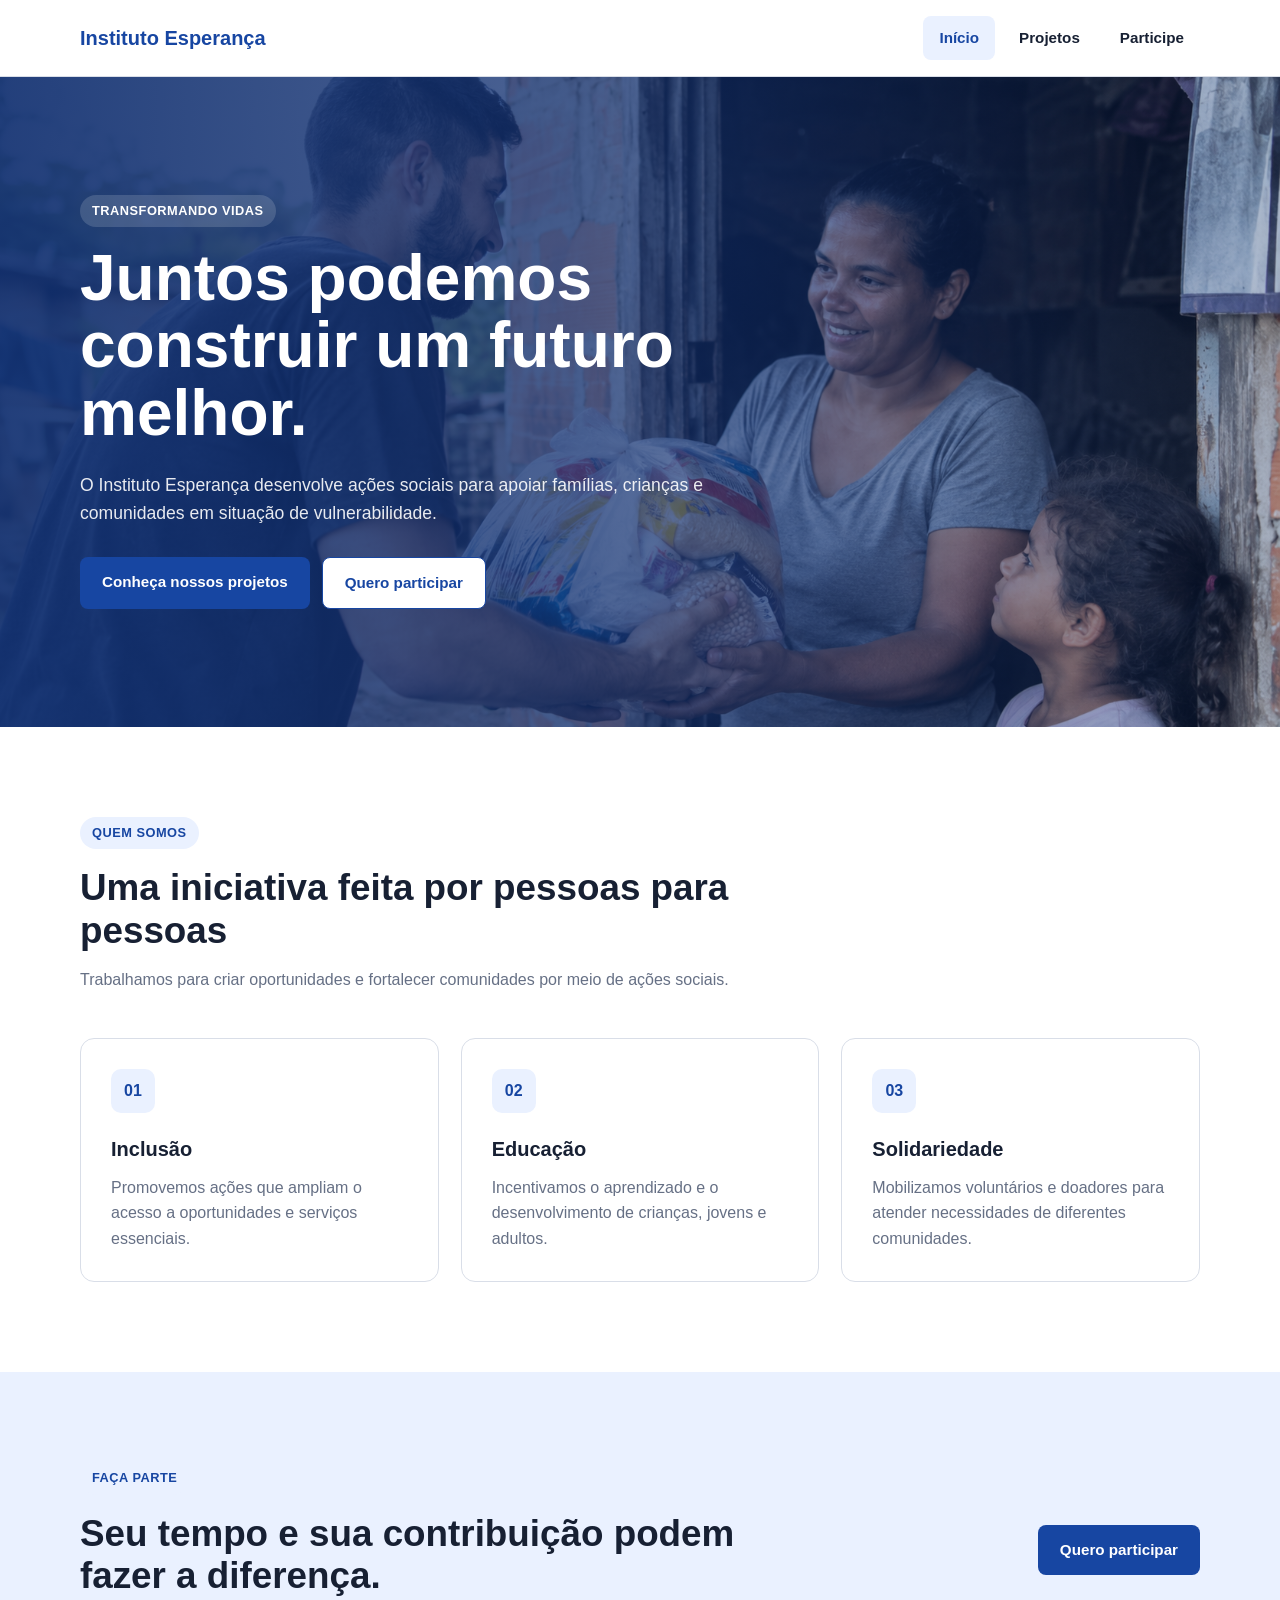
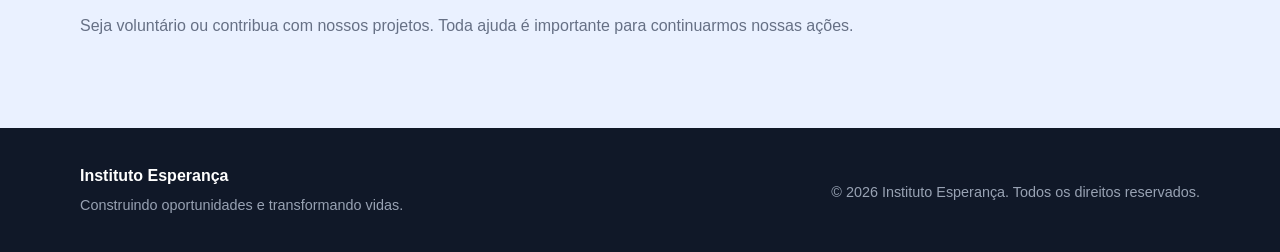
<file: html/index.html>
<!DOCTYPE html>
<html lang="pt-BR">

<head>
    <meta charset="UTF-8">
    <meta name="viewport" content="width=device-width, initial-scale=1.0">

    <meta
        name="description"
        content="Instituto Esperança - Organização dedicada a transformar vidas por meio de projetos sociais."
    >

    <title>Instituto Esperança | Início</title>

    <link rel="stylesheet" href="../css/style.css">
</head>

<body>

<header class="cabecalho">
    <div class="container">

        <a href="index.html" class="logo">
            Instituto Esperança
        </a>

        <nav aria-label="Navegação principal">
            <ul class="menu">

                <li>
                    <a
                        href="index.html"
                        class="ativo"
                        data-page="inicio"
                    >
                        Início
                    </a>
                </li>

                <li>
                    <a
                        href="projetos.html"
                        data-page="projetos"
                    >
                        Projetos
                    </a>
                </li>

                <li>
                    <a
                        href="cadastro.html"
                        data-page="cadastro"
                    >
                        Participe
                    </a>
                </li>

            </ul>
        </nav>

    </div>
</header>


<main id="conteudo">

    <section class="hero">

        <div class="hero-fundo">

            <picture>

                <source
                    srcset="../imagens/ong-banner.png"
                    type="image/png"
                >

                <img
                    src="../imagens/ong-banner.jpg"
                    alt="Pessoas reunidas em uma ação social do Instituto Esperança"
                >

            </picture>

        </div>

        <div class="hero-overlay"></div>

        <div class="container hero-conteudo">

            <div class="hero-texto">

                <span class="etiqueta">
                    Transformando vidas
                </span>

                <h1>
                    Juntos podemos construir um futuro melhor.
                </h1>

                <p>
                    O Instituto Esperança desenvolve ações sociais para apoiar
                    famílias, crianças e comunidades em situação de vulnerabilidade.
                </p>

                <div class="botoes">

                    <a
                        href="projetos.html"
                        class="botao"
                        data-page="projetos"
                    >
                        Conheça nossos projetos
                    </a>

                    <a
                        href="cadastro.html"
                        class="botao botao-secundario"
                        data-page="cadastro"
                    >
                        Quero participar
                    </a>

                </div>

            </div>

        </div>

    </section>


    <section class="secao">

        <div class="container">

            <header class="titulo-secao">

                <span class="etiqueta">
                    Quem somos
                </span>

                <h2>
                    Uma iniciativa feita por pessoas para pessoas
                </h2>

                <p>
                    Trabalhamos para criar oportunidades e fortalecer comunidades
                    por meio de ações sociais.
                </p>

            </header>


            <div class="cards">

                <article class="card">

                    <div class="icone">
                        01
                    </div>

                    <h3>
                        Inclusão
                    </h3>

                    <p>
                        Promovemos ações que ampliam o acesso a oportunidades
                        e serviços essenciais.
                    </p>

                </article>


                <article class="card">

                    <div class="icone">
                        02
                    </div>

                    <h3>
                        Educação
                    </h3>

                    <p>
                        Incentivamos o aprendizado e o desenvolvimento de
                        crianças, jovens e adultos.
                    </p>

                </article>


                <article class="card">

                    <div class="icone">
                        03
                    </div>

                    <h3>
                        Solidariedade
                    </h3>

                    <p>
                        Mobilizamos voluntários e doadores para atender
                        necessidades de diferentes comunidades.
                    </p>

                </article>

            </div>

        </div>

    </section>


    <section class="secao destaque">

        <div class="container destaque-conteudo">

            <div>

                <span class="etiqueta">
                    Faça parte
                </span>

                <h2>
                    Seu tempo e sua contribuição podem fazer a diferença.
                </h2>

                <p>
                    Seja voluntário ou contribua com nossos projetos.
                    Toda ajuda é importante para continuarmos nossas ações.
                </p>

            </div>

            <a
                href="cadastro.html"
                class="botao"
                data-page="cadastro"
            >
                Quero participar
            </a>

        </div>

    </section>

</main>


<footer class="rodape">

    <div class="container rodape-conteudo">

        <div>

            <strong>
                Instituto Esperança
            </strong>

            <p>
                Construindo oportunidades e transformando vidas.
            </p>

        </div>

        <p>
            &copy; 2026 Instituto Esperança. Todos os direitos reservados.
        </p>

    </div>

</footer>


<script src="../js/script.js"></script>

</body>
</html>
</file>
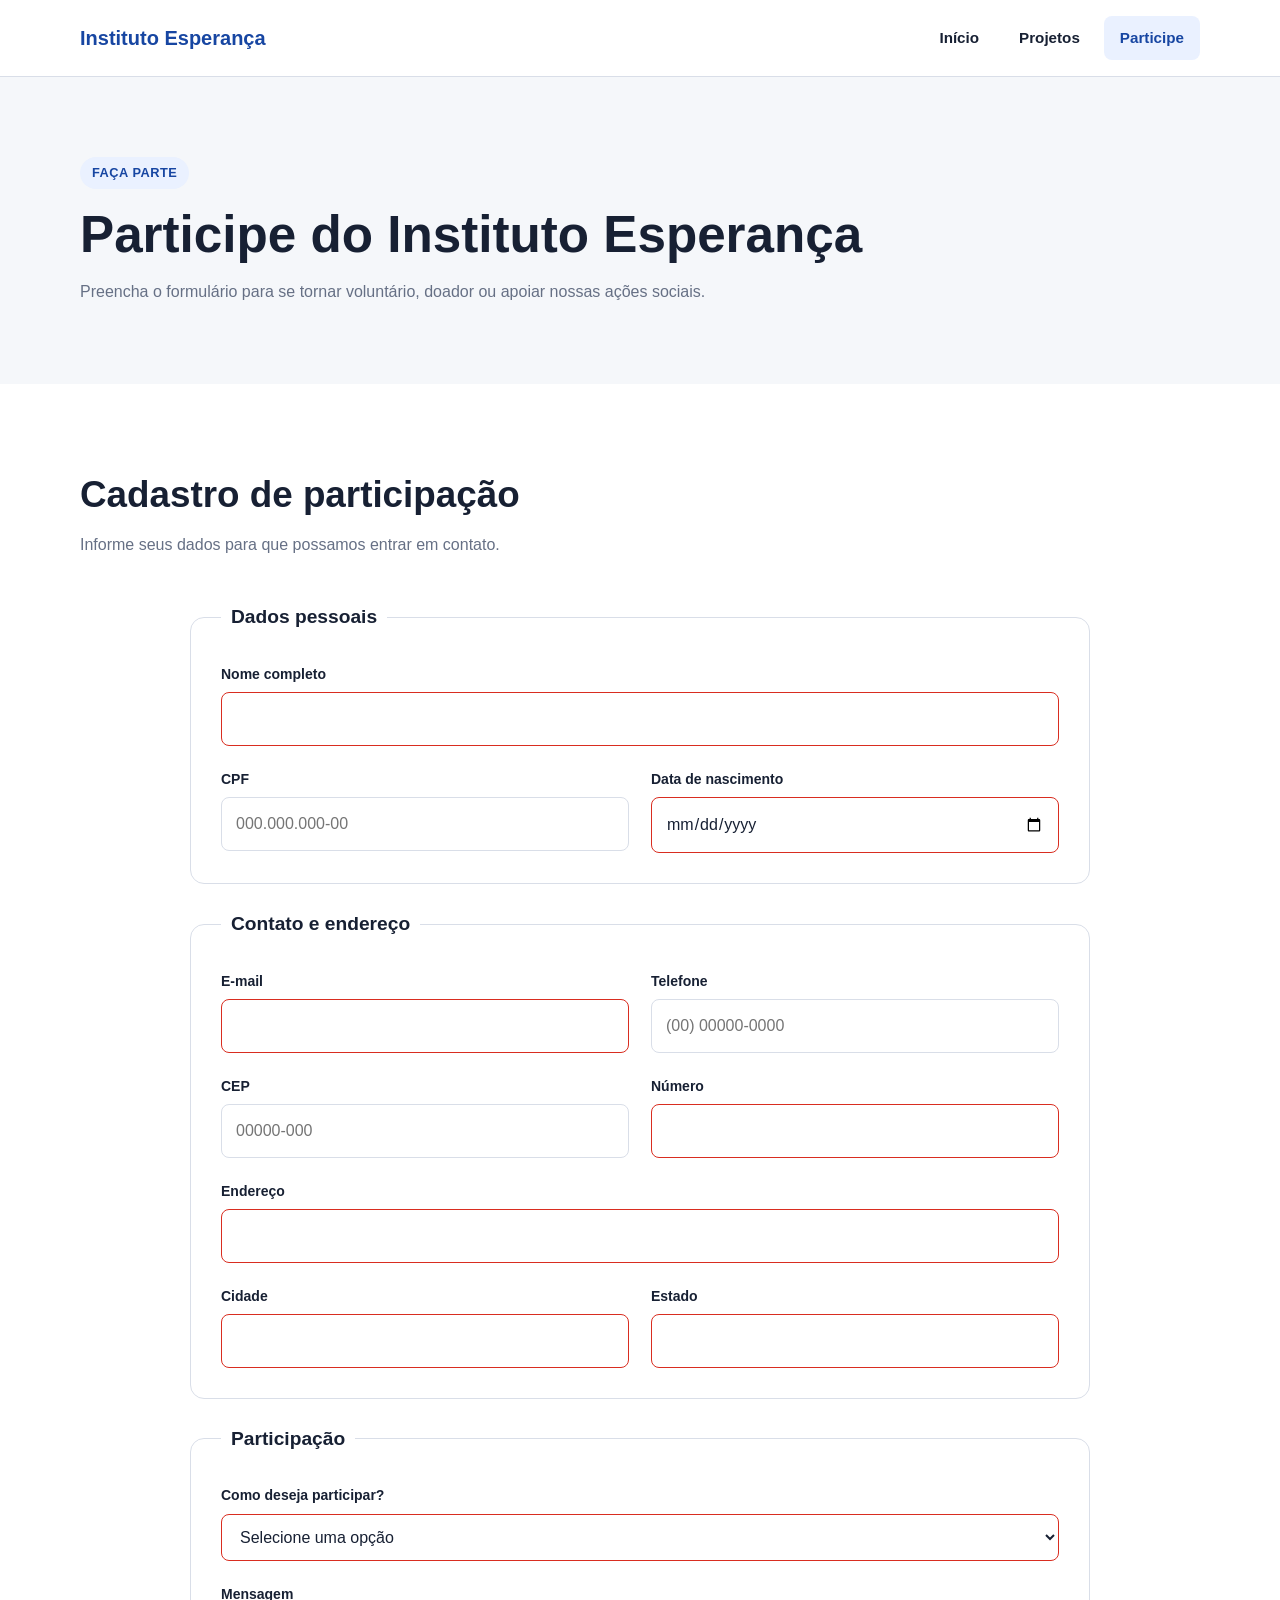
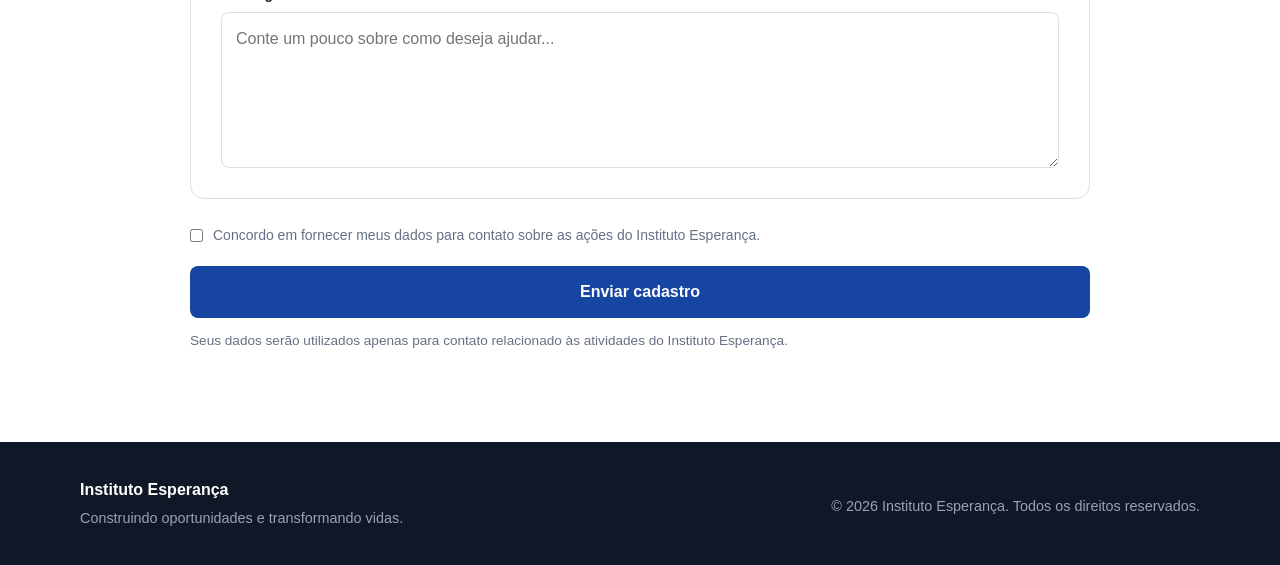
<file: cadastro.html>
<!DOCTYPE html>
<html lang="pt-BR">
<head>
    <meta charset="UTF-8">
    <meta name="viewport" content="width=device-width, initial-scale=1.0">
    <meta name="description" content="Cadastre-se para participar das ações do Instituto Esperança.">
    <title>Instituto Esperança | Participe</title>
    <link rel="stylesheet" href="css/style.css">
</head>

<body>

<header class="cabecalho">
    <div class="container">
        <a href="index.html" class="logo">Instituto Esperança</a>

        <nav aria-label="Navegação principal">
            <ul class="menu">
                <li><a href="index.html">Início</a></li>
                <li><a href="projetos.html">Projetos</a></li>
                <li><a href="cadastro.html" class="ativo">Participe</a></li>
            </ul>
        </nav>
    </div>
</header>

<main>

    <section class="pagina-topo">
        <div class="container">
            <span class="etiqueta">Faça parte</span>
            <h1>Participe do Instituto Esperança</h1>
            <p>
                Preencha o formulário para se tornar voluntário,
                doador ou apoiar nossas ações sociais.
            </p>
        </div>
    </section>

    <section class="secao">
        <div class="container">

            <header class="titulo-secao">
                <h2>Cadastro de participação</h2>
                <p>
                    Informe seus dados para que possamos entrar em contato.
                </p>
            </header>

            <form class="formulario" id="formulario">

                <fieldset>
                    <legend>Dados pessoais</legend>

                    <div class="campo-grupo">

                        <div class="campo campo-largo">
                            <label for="nome">Nome completo</label>
                            <input
                                type="text"
                                id="nome"
                                name="nome"
                                autocomplete="name"
                                required
                            >
                        </div>

                        <div class="campo">
                            <label for="cpf">CPF</label>
                            <input
                                type="text"
                                id="cpf"
                                name="cpf"
                                placeholder="000.000.000-00"
                                inputmode="numeric"
                                maxlength="14"
                                required
                            >
                        </div>

                        <div class="campo">
                            <label for="nascimento">Data de nascimento</label>
                            <input
                                type="date"
                                id="nascimento"
                                name="nascimento"
                                autocomplete="bday"
                                required
                            >
                        </div>

                    </div>
                </fieldset>

                <fieldset>
                    <legend>Contato e endereço</legend>

                    <div class="campo-grupo">

                        <div class="campo">
                            <label for="email">E-mail</label>
                            <input
                                type="email"
                                id="email"
                                name="email"
                                autocomplete="email"
                                required
                            >
                        </div>

                        <div class="campo">
                            <label for="telefone">Telefone</label>
                            <input
                                type="tel"
                                id="telefone"
                                name="telefone"
                                placeholder="(00) 00000-0000"
                                autocomplete="tel"
                                inputmode="numeric"
                                maxlength="15"
                                required
                            >
                        </div>

                        <div class="campo">
                            <label for="cep">CEP</label>
                            <input
                                type="text"
                                id="cep"
                                name="cep"
                                placeholder="00000-000"
                                autocomplete="postal-code"
                                inputmode="numeric"
                                maxlength="9"
                                required
                            >
                        </div>

                        <div class="campo">
                            <label for="numero">Número</label>
                            <input
                                type="text"
                                id="numero"
                                name="numero"
                                autocomplete="address-line2"
                                required
                            >
                        </div>

                        <div class="campo campo-largo">
                            <label for="endereco">Endereço</label>
                            <input
                                type="text"
                                id="endereco"
                                name="endereco"
                                autocomplete="address-line1"
                                required
                            >
                        </div>

                        <div class="campo">
                            <label for="cidade">Cidade</label>
                            <input
                                type="text"
                                id="cidade"
                                name="cidade"
                                autocomplete="address-level2"
                                required
                            >
                        </div>

                        <div class="campo">
                            <label for="estado">Estado</label>
                            <input
                                type="text"
                                id="estado"
                                name="estado"
                                autocomplete="address-level1"
                                required
                            >
                        </div>

                    </div>
                </fieldset>

                <fieldset>
                    <legend>Participação</legend>

                    <div class="campo-grupo">

                        <div class="campo campo-largo">
                            <label for="participacao">Como deseja participar?</label>

                            <select
                                id="participacao"
                                name="participacao"
                                required
                            >
                                <option value="">Selecione uma opção</option>
                                <option value="voluntario">Voluntário</option>
                                <option value="doador">Doador</option>
                                <option value="ambos">Voluntário e doador</option>
                            </select>
                        </div>

                        <div class="campo campo-largo">
                            <label for="mensagem">Mensagem</label>

                            <textarea
                                id="mensagem"
                                name="mensagem"
                                rows="5"
                                placeholder="Conte um pouco sobre como deseja ajudar..."
                            ></textarea>
                        </div>

                    </div>
                </fieldset>

                <div class="termos">
                    <label>
                        <input
                            type="checkbox"
                            id="termos"
                            name="termos"
                            required
                        >
                        <span>
                            Concordo em fornecer meus dados para contato
                            sobre as ações do Instituto Esperança.
                        </span>
                    </label>
                </div>

                <button type="submit" class="botao botao-submit">
                    Enviar cadastro
                </button>

                <p class="observacao">
                    Seus dados serão utilizados apenas para contato relacionado
                    às atividades do Instituto Esperança.
                </p>

                <div
                    id="mensagem-sucesso"
                    class="mensagem-sucesso"
                    role="status"
                    aria-live="polite"
                ></div>

            </form>

        </div>
    </section>

</main>

<footer class="rodape">
    <div class="container rodape-conteudo">

        <div>
            <strong>Instituto Esperança</strong>
            <p>Construindo oportunidades e transformando vidas.</p>
        </div>

        <p>
            &copy; 2026 Instituto Esperança.
            Todos os direitos reservados.
        </p>

    </div>
</footer>

<!-- TOAST -->
<div
    id="toast"
    class="toast"
    role="status"
    aria-live="polite"
>
    Cadastro realizado com sucesso!
</div>

<script src="js/script.js"></script>

</body>
</html>
</file>
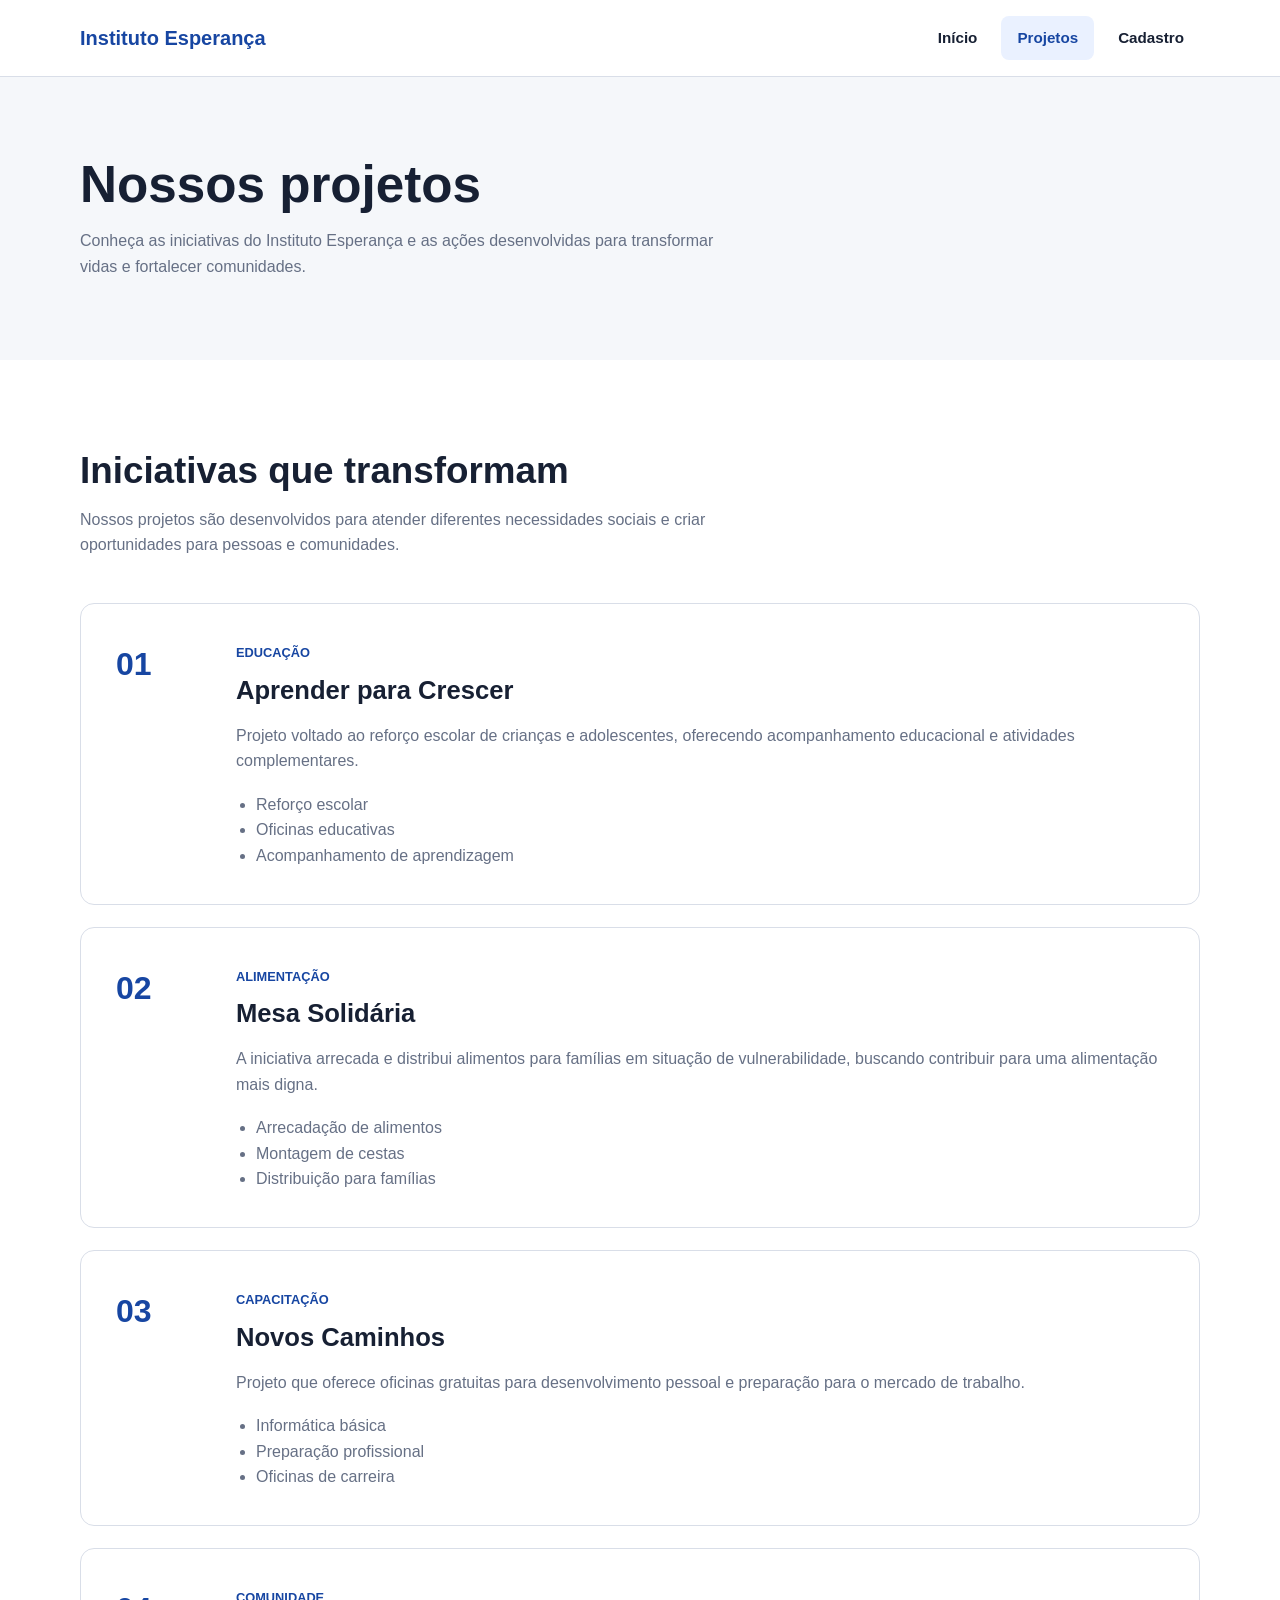
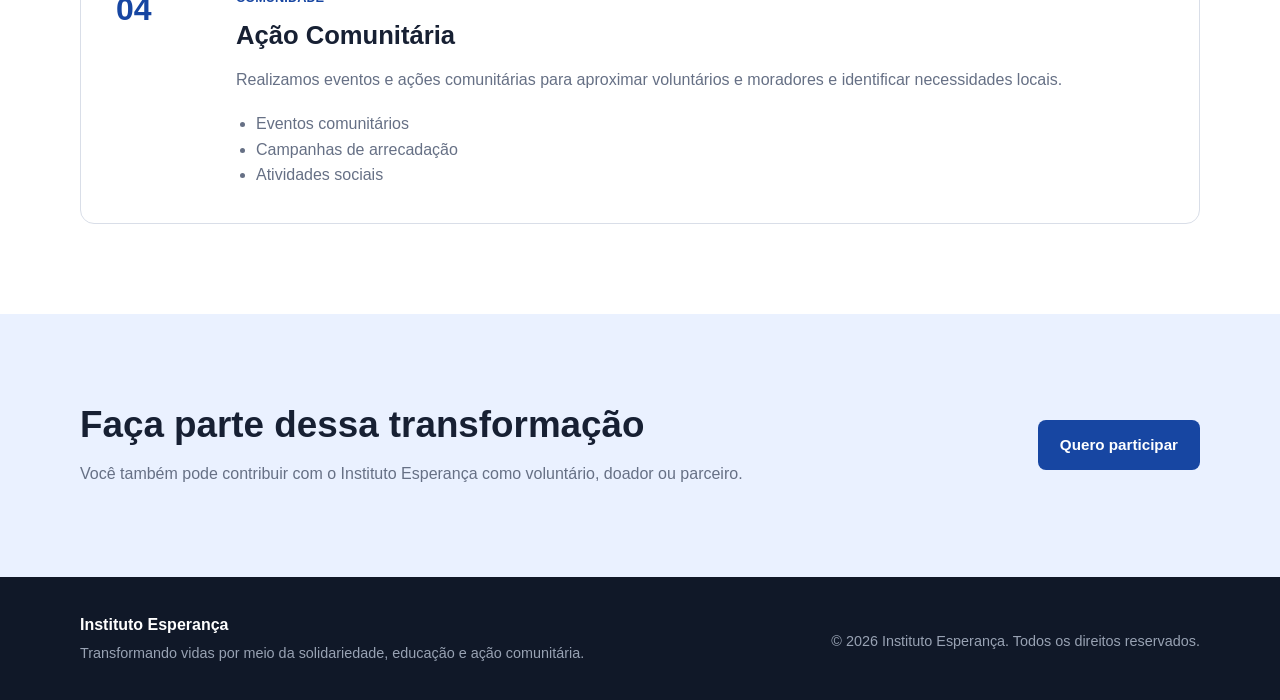
<file: projetos.html>
<!DOCTYPE html>
<html lang="pt-BR">

<head>
    <meta charset="UTF-8">
    <meta name="viewport" content="width=device-width, initial-scale=1.0">

    <meta
        name="description"
        content="Conheça os projetos e iniciativas sociais do Instituto Esperança."
    >

    <title>Projetos | Instituto Esperança</title>

    <link rel="stylesheet" href="css/style.css">
</head>

<body>

    <header class="cabecalho">

        <div class="container">

            <a href="index.html" class="logo">
                Instituto Esperança
            </a>

            <nav aria-label="Navegação principal">

                <ul class="menu">

                    <li>
                        <a href="index.html">
                            Início
                        </a>
                    </li>

                    <li>
                        <a href="projetos.html" class="ativo" aria-current="page">
                            Projetos
                        </a>
                    </li>

                    <li>
                        <a href="cadastro.html">
                            Cadastro
                        </a>
                    </li>

                </ul>

            </nav>

        </div>

    </header>


    <main>

        <section class="pagina-topo">

            <div class="container">

                <h1>
                    Nossos projetos
                </h1>

                <p>
                    Conheça as iniciativas do Instituto Esperança
                    e as ações desenvolvidas para transformar vidas
                    e fortalecer comunidades.
                </p>

            </div>

        </section>


        <section class="secao">

            <div class="container">

                <div class="titulo-secao">

                    <h2>
                        Iniciativas que transformam
                    </h2>

                    <p>
                        Nossos projetos são desenvolvidos para atender
                        diferentes necessidades sociais e criar
                        oportunidades para pessoas e comunidades.
                    </p>

                </div>


                <div class="projetos">


                    <article class="projeto-card">

                        <div class="projeto-numero">
                            01
                        </div>

                        <div>

                            <span class="categoria">
                                Educação
                            </span>

                            <h2>
                                Aprender para Crescer
                            </h2>

                            <p>
                                Projeto voltado ao reforço escolar de
                                crianças e adolescentes, oferecendo
                                acompanhamento educacional e atividades
                                complementares.
                            </p>

                            <ul class="lista">

                                <li>
                                    Reforço escolar
                                </li>

                                <li>
                                    Oficinas educativas
                                </li>

                                <li>
                                    Acompanhamento de aprendizagem
                                </li>

                            </ul>

                        </div>

                    </article>


                    <article class="projeto-card">

                        <div class="projeto-numero">
                            02
                        </div>

                        <div>

                            <span class="categoria">
                                Alimentação
                            </span>

                            <h2>
                                Mesa Solidária
                            </h2>

                            <p>
                                A iniciativa arrecada e distribui alimentos
                                para famílias em situação de vulnerabilidade,
                                buscando contribuir para uma alimentação
                                mais digna.
                            </p>

                            <ul class="lista">

                                <li>
                                    Arrecadação de alimentos
                                </li>

                                <li>
                                    Montagem de cestas
                                </li>

                                <li>
                                    Distribuição para famílias
                                </li>

                            </ul>

                        </div>

                    </article>


                    <article class="projeto-card">

                        <div class="projeto-numero">
                            03
                        </div>

                        <div>

                            <span class="categoria">
                                Capacitação
                            </span>

                            <h2>
                                Novos Caminhos
                            </h2>

                            <p>
                                Projeto que oferece oficinas gratuitas
                                para desenvolvimento pessoal e preparação
                                para o mercado de trabalho.
                            </p>

                            <ul class="lista">

                                <li>
                                    Informática básica
                                </li>

                                <li>
                                    Preparação profissional
                                </li>

                                <li>
                                    Oficinas de carreira
                                </li>

                            </ul>

                        </div>

                    </article>


                    <article class="projeto-card">

                        <div class="projeto-numero">
                            04
                        </div>

                        <div>

                            <span class="categoria">
                                Comunidade
                            </span>

                            <h2>
                                Ação Comunitária
                            </h2>

                            <p>
                                Realizamos eventos e ações comunitárias
                                para aproximar voluntários e moradores
                                e identificar necessidades locais.
                            </p>

                            <ul class="lista">

                                <li>
                                    Eventos comunitários
                                </li>

                                <li>
                                    Campanhas de arrecadação
                                </li>

                                <li>
                                    Atividades sociais
                                </li>

                            </ul>

                        </div>

                    </article>


                </div>

            </div>

        </section>


        <section class="secao destaque">

            <div class="container destaque-conteudo">

                <div>

                    <h2>
                        Faça parte dessa transformação
                    </h2>

                    <p>
                        Você também pode contribuir com o Instituto
                        Esperança como voluntário, doador ou parceiro.
                    </p>

                </div>

                <a href="cadastro.html" class="botao">
                    Quero participar
                </a>

            </div>

        </section>

    </main>


    <footer class="rodape">

        <div class="container rodape-conteudo">

            <div>

                <strong>
                    Instituto Esperança
                </strong>

                <p>
                    Transformando vidas por meio da solidariedade,
                    educação e ação comunitária.
                </p>

            </div>

            <p>
                &copy; 2026 Instituto Esperança. Todos os direitos reservados.
            </p>

        </div>

    </footer>

</body>
</html>
</file>
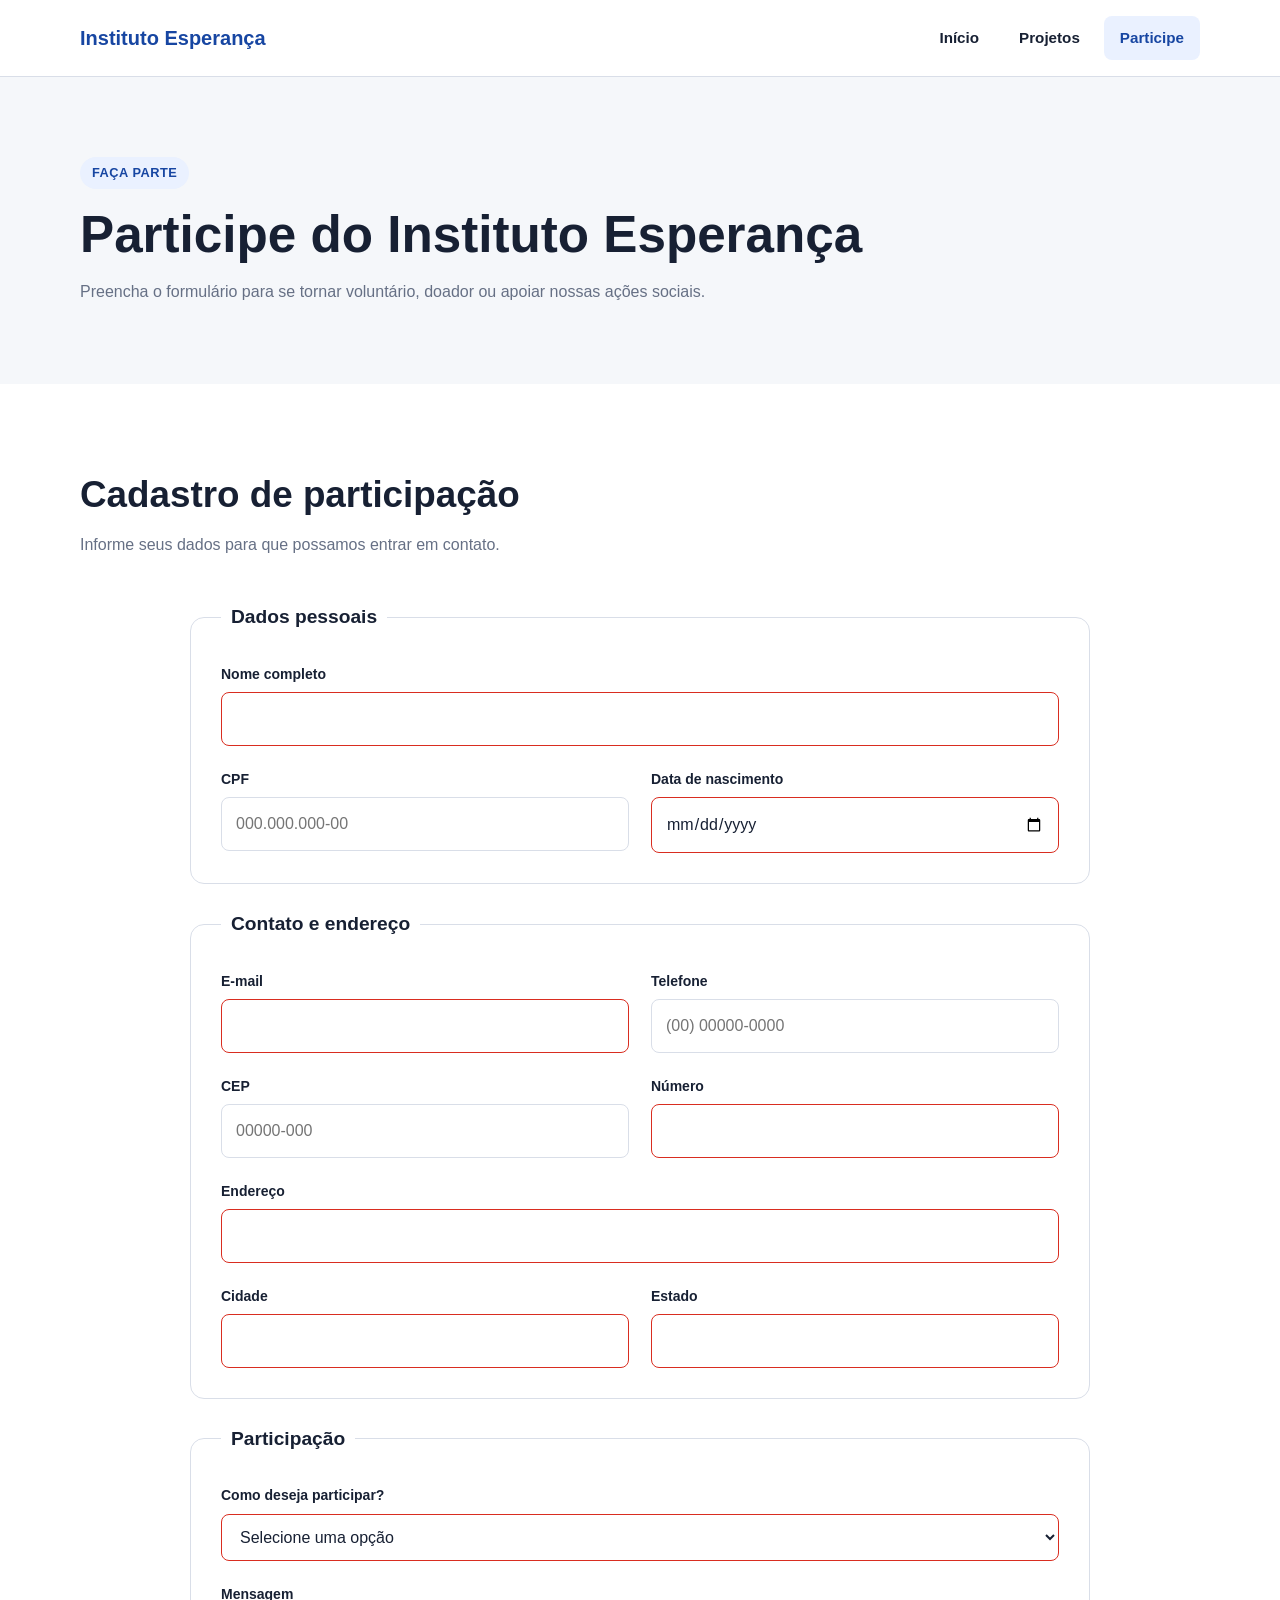
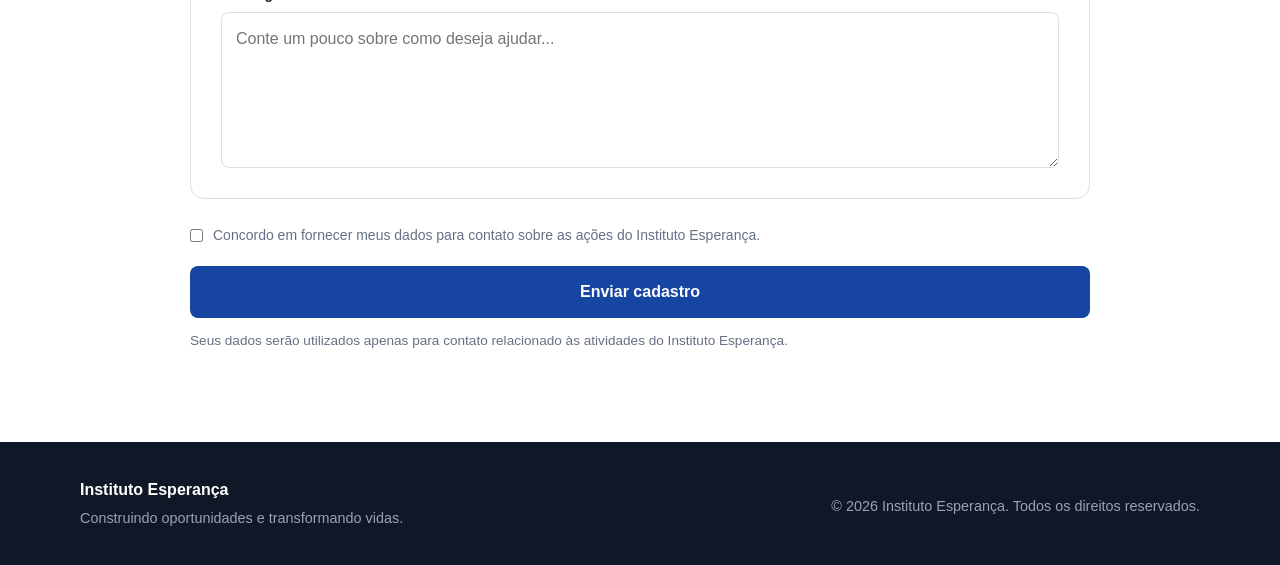
<file: html/cadastro.html>
<!DOCTYPE html>
<html lang="pt-BR">

<head>
    <meta charset="UTF-8">
    <meta name="viewport" content="width=device-width, initial-scale=1.0">

    <meta
        name="description"
        content="Cadastre-se para participar das ações do Instituto Esperança."
    >

    <title>Instituto Esperança | Participe</title>

    <link rel="stylesheet" href="../css/style.css">
</head>

<body>

<header class="cabecalho">

    <div class="container">

        <a href="index.html" class="logo">
            Instituto Esperança
        </a>

        <nav aria-label="Navegação principal">

            <ul class="menu">

                <li>
                    <a href="index.html">
                        Início
                    </a>
                </li>

                <li>
                    <a href="projetos.html">
                        Projetos
                    </a>
                </li>

                <li>
                    <a href="cadastro.html" class="ativo" aria-current="page">
                        Participe
                    </a>
                </li>

            </ul>

        </nav>

    </div>

</header>


<main>

    <section class="pagina-topo">

        <div class="container">

            <span class="etiqueta">
                Faça parte
            </span>

            <h1>
                Participe do Instituto Esperança
            </h1>

            <p>
                Preencha o formulário para se tornar voluntário,
                doador ou apoiar nossas ações sociais.
            </p>

        </div>

    </section>


    <section class="secao">

        <div class="container">

            <header class="titulo-secao">

                <h2>
                    Cadastro de participação
                </h2>

                <p>
                    Informe seus dados para que possamos entrar em contato.
                </p>

            </header>


            <form class="formulario" id="formulario">

                <fieldset>

                    <legend>
                        Dados pessoais
                    </legend>

                    <div class="campo-grupo">

                        <div class="campo campo-largo">

                            <label for="nome">
                                Nome completo
                            </label>

                            <input
                                type="text"
                                id="nome"
                                name="nome"
                                autocomplete="name"
                                required
                            >

                        </div>


                        <div class="campo">

                            <label for="cpf">
                                CPF
                            </label>

                            <input
                                type="text"
                                id="cpf"
                                name="cpf"
                                placeholder="000.000.000-00"
                                inputmode="numeric"
                                maxlength="14"
                                required
                            >

                        </div>


                        <div class="campo">

                            <label for="nascimento">
                                Data de nascimento
                            </label>

                            <input
                                type="date"
                                id="nascimento"
                                name="nascimento"
                                autocomplete="bday"
                                required
                            >

                        </div>

                    </div>

                </fieldset>


                <fieldset>

                    <legend>
                        Contato e endereço
                    </legend>

                    <div class="campo-grupo">

                        <div class="campo">

                            <label for="email">
                                E-mail
                            </label>

                            <input
                                type="email"
                                id="email"
                                name="email"
                                autocomplete="email"
                                required
                            >

                        </div>


                        <div class="campo">

                            <label for="telefone">
                                Telefone
                            </label>

                            <input
                                type="tel"
                                id="telefone"
                                name="telefone"
                                placeholder="(00) 00000-0000"
                                autocomplete="tel"
                                inputmode="numeric"
                                maxlength="15"
                                required
                            >

                        </div>


                        <div class="campo">

                            <label for="cep">
                                CEP
                            </label>

                            <input
                                type="text"
                                id="cep"
                                name="cep"
                                placeholder="00000-000"
                                autocomplete="postal-code"
                                inputmode="numeric"
                                maxlength="9"
                                required
                            >

                        </div>


                        <div class="campo">

                            <label for="numero">
                                Número
                            </label>

                            <input
                                type="text"
                                id="numero"
                                name="numero"
                                autocomplete="address-line2"
                                required
                            >

                        </div>


                        <div class="campo campo-largo">

                            <label for="endereco">
                                Endereço
                            </label>

                            <input
                                type="text"
                                id="endereco"
                                name="endereco"
                                autocomplete="address-line1"
                                required
                            >

                        </div>


                        <div class="campo">

                            <label for="cidade">
                                Cidade
                            </label>

                            <input
                                type="text"
                                id="cidade"
                                name="cidade"
                                autocomplete="address-level2"
                                required
                            >

                        </div>


                        <div class="campo">

                            <label for="estado">
                                Estado
                            </label>

                            <input
                                type="text"
                                id="estado"
                                name="estado"
                                autocomplete="address-level1"
                                required
                            >

                        </div>

                    </div>

                </fieldset>


                <fieldset>

                    <legend>
                        Participação
                    </legend>

                    <div class="campo-grupo">

                        <div class="campo campo-largo">

                            <label for="participacao">
                                Como deseja participar?
                            </label>

                            <select
                                id="participacao"
                                name="participacao"
                                required
                            >

                                <option value="">
                                    Selecione uma opção
                                </option>

                                <option value="voluntario">
                                    Voluntário
                                </option>

                                <option value="doador">
                                    Doador
                                </option>

                                <option value="ambos">
                                    Voluntário e doador
                                </option>

                            </select>

                        </div>


                        <div class="campo campo-largo">

                            <label for="mensagem">
                                Mensagem
                            </label>

                            <textarea
                                id="mensagem"
                                name="mensagem"
                                rows="5"
                                placeholder="Conte um pouco sobre como deseja ajudar..."
                            ></textarea>

                        </div>

                    </div>

                </fieldset>


                <div class="termos">

                    <label>

                        <input
                            type="checkbox"
                            id="termos"
                            name="termos"
                            required
                        >

                        <span>
                            Concordo em fornecer meus dados para contato
                            sobre as ações do Instituto Esperança.
                        </span>

                    </label>

                </div>


                <button
                    type="submit"
                    class="botao botao-submit"
                >
                    Enviar cadastro
                </button>


                <p class="observacao">
                    Seus dados serão utilizados apenas para contato relacionado
                    às atividades do Instituto Esperança.
                </p>


                <div
                    id="mensagem-sucesso"
                    class="mensagem-sucesso"
                    role="status"
                    aria-live="polite"
                ></div>

            </form>

        </div>

    </section>

</main>


<footer class="rodape">

    <div class="container rodape-conteudo">

        <div>

            <strong>
                Instituto Esperança
            </strong>

            <p>
                Construindo oportunidades e transformando vidas.
            </p>

        </div>

        <p>
            &copy; 2026 Instituto Esperança.
            Todos os direitos reservados.
        </p>

    </div>

</footer>


<!-- TOAST -->

<div
    id="toast"
    class="toast"
    role="status"
    aria-live="polite"
>
    Cadastro realizado com sucesso!
</div>


<script src="../js/script.js"></script>

</body>
</html>
</file>
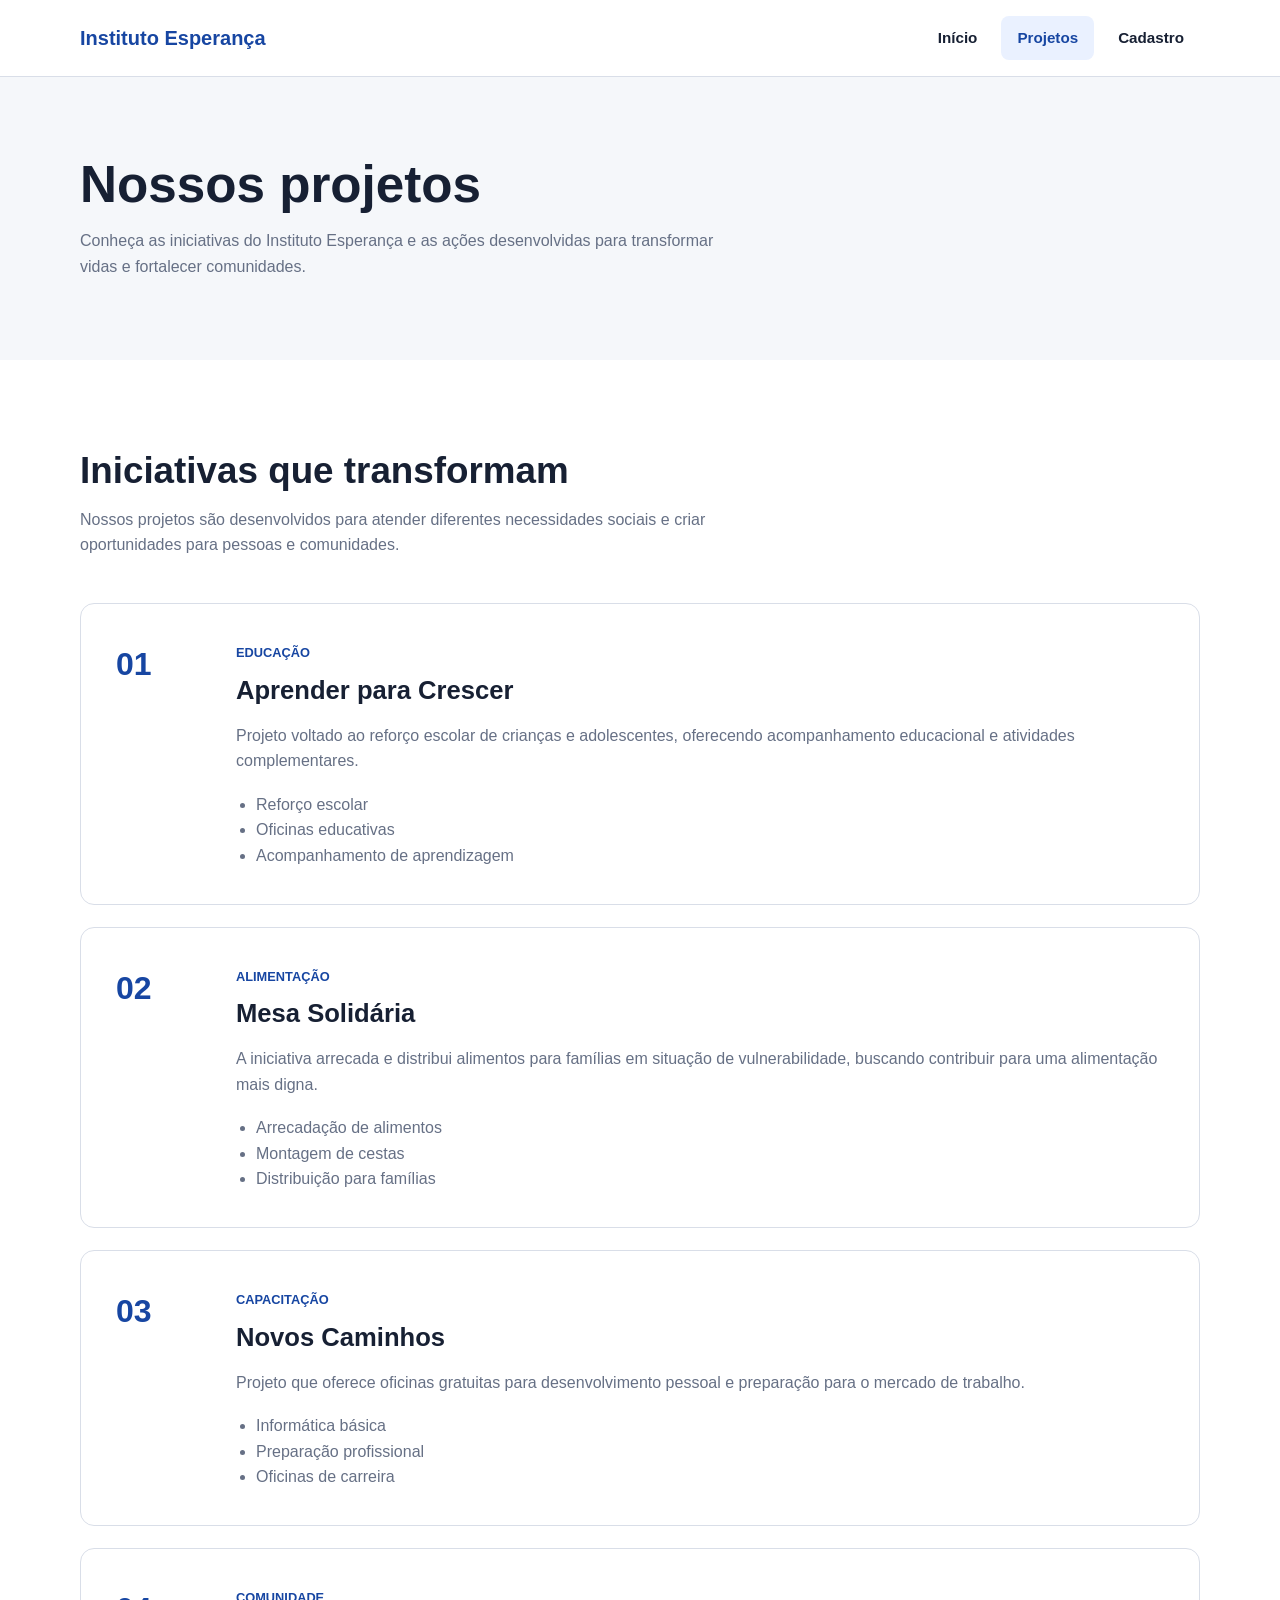
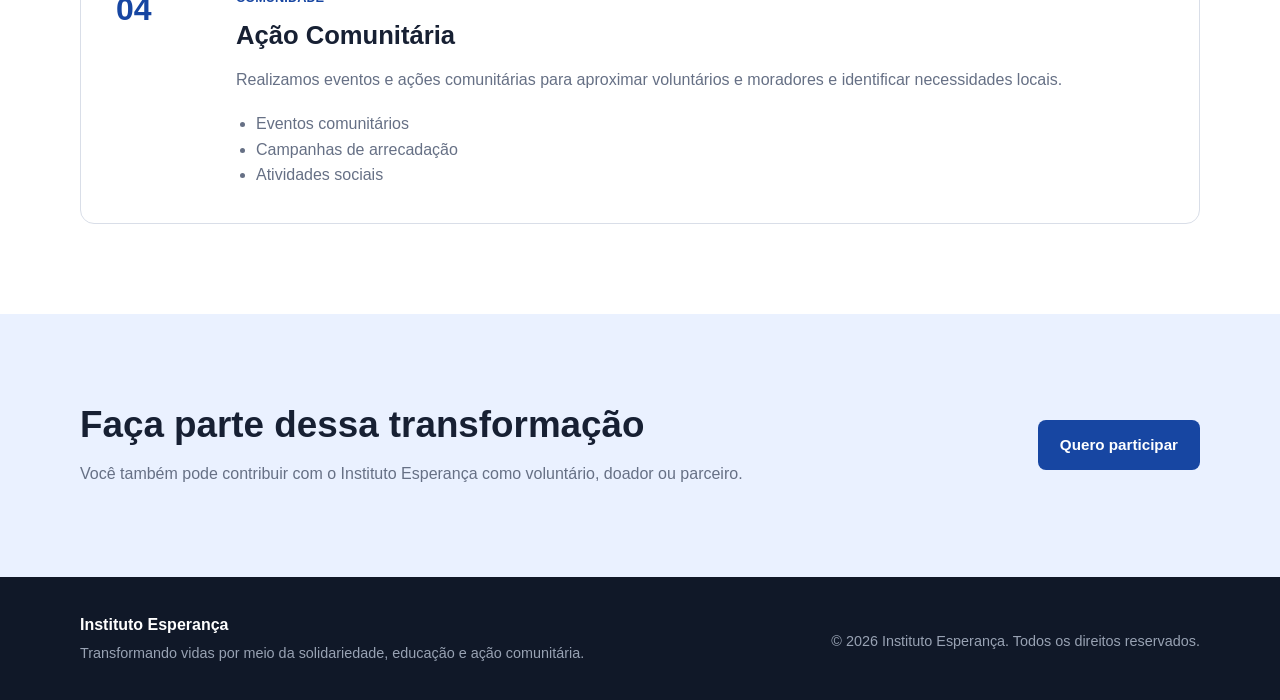
<file: html/projetos.html>
<!DOCTYPE html>
<html lang="pt-BR">

<head>
    <meta charset="UTF-8">
    <meta name="viewport" content="width=device-width, initial-scale=1.0">

    <meta
        name="description"
        content="Conheça os projetos e iniciativas sociais do Instituto Esperança."
    >

    <title>Projetos | Instituto Esperança</title>

    <link rel="stylesheet" href="../css/style.css">
</head>

<body>

    <header class="cabecalho">

        <div class="container">

            <a href="index.html" class="logo">
                Instituto Esperança
            </a>

            <nav aria-label="Navegação principal">

                <ul class="menu">

                    <li>
                        <a href="index.html">
                            Início
                        </a>
                    </li>

                    <li>
                        <a href="projetos.html" class="ativo" aria-current="page">
                            Projetos
                        </a>
                    </li>

                    <li>
                        <a href="cadastro.html">
                            Cadastro
                        </a>
                    </li>

                </ul>

            </nav>

        </div>

    </header>


    <main>

        <section class="pagina-topo">

            <div class="container">

                <h1>
                    Nossos projetos
                </h1>

                <p>
                    Conheça as iniciativas do Instituto Esperança
                    e as ações desenvolvidas para transformar vidas
                    e fortalecer comunidades.
                </p>

            </div>

        </section>


        <section class="secao">

            <div class="container">

                <div class="titulo-secao">

                    <h2>
                        Iniciativas que transformam
                    </h2>

                    <p>
                        Nossos projetos são desenvolvidos para atender
                        diferentes necessidades sociais e criar
                        oportunidades para pessoas e comunidades.
                    </p>

                </div>


                <div class="projetos">

                    <article class="projeto-card">

                        <div class="projeto-numero">
                            01
                        </div>

                        <div>

                            <span class="categoria">
                                Educação
                            </span>

                            <h2>
                                Aprender para Crescer
                            </h2>

                            <p>
                                Projeto voltado ao reforço escolar de
                                crianças e adolescentes, oferecendo
                                acompanhamento educacional e atividades
                                complementares.
                            </p>

                            <ul class="lista">

                                <li>
                                    Reforço escolar
                                </li>

                                <li>
                                    Oficinas educativas
                                </li>

                                <li>
                                    Acompanhamento de aprendizagem
                                </li>

                            </ul>

                        </div>

                    </article>


                    <article class="projeto-card">

                        <div class="projeto-numero">
                            02
                        </div>

                        <div>

                            <span class="categoria">
                                Alimentação
                            </span>

                            <h2>
                                Mesa Solidária
                            </h2>

                            <p>
                                A iniciativa arrecada e distribui alimentos
                                para famílias em situação de vulnerabilidade,
                                buscando contribuir para uma alimentação
                                mais digna.
                            </p>

                            <ul class="lista">

                                <li>
                                    Arrecadação de alimentos
                                </li>

                                <li>
                                    Montagem de cestas
                                </li>

                                <li>
                                    Distribuição para famílias
                                </li>

                            </ul>

                        </div>

                    </article>


                    <article class="projeto-card">

                        <div class="projeto-numero">
                            03
                        </div>

                        <div>

                            <span class="categoria">
                                Capacitação
                            </span>

                            <h2>
                                Novos Caminhos
                            </h2>

                            <p>
                                Projeto que oferece oficinas gratuitas
                                para desenvolvimento pessoal e preparação
                                para o mercado de trabalho.
                            </p>

                            <ul class="lista">

                                <li>
                                    Informática básica
                                </li>

                                <li>
                                    Preparação profissional
                                </li>

                                <li>
                                    Oficinas de carreira
                                </li>

                            </ul>

                        </div>

                    </article>


                    <article class="projeto-card">

                        <div class="projeto-numero">
                            04
                        </div>

                        <div>

                            <span class="categoria">
                                Comunidade
                            </span>

                            <h2>
                                Ação Comunitária
                            </h2>

                            <p>
                                Realizamos eventos e ações comunitárias
                                para aproximar voluntários e moradores
                                e identificar necessidades locais.
                            </p>

                            <ul class="lista">

                                <li>
                                    Eventos comunitários
                                </li>

                                <li>
                                    Campanhas de arrecadação
                                </li>

                                <li>
                                    Atividades sociais
                                </li>

                            </ul>

                        </div>

                    </article>

                </div>

            </div>

        </section>


        <section class="secao destaque">

            <div class="container destaque-conteudo">

                <div>

                    <h2>
                        Faça parte dessa transformação
                    </h2>

                    <p>
                        Você também pode contribuir com o Instituto
                        Esperança como voluntário, doador ou parceiro.
                    </p>

                </div>

                <a href="cadastro.html" class="botao">
                    Quero participar
                </a>

            </div>

        </section>

    </main>


    <footer class="rodape">

        <div class="container rodape-conteudo">

            <div>

                <strong>
                    Instituto Esperança
                </strong>

                <p>
                    Transformando vidas por meio da solidariedade,
                    educação e ação comunitária.
                </p>

            </div>

            <p>
                &copy; 2026 Instituto Esperança. Todos os direitos reservados.
            </p>

        </div>

    </footer>

</body>
</html>
</file>
<file: css/style.css>
* {
    margin: 0;
    padding: 0;
    box-sizing: border-box;
}

:root {
    /* CORES */
    --azul: #1746a2;
    --azul-escuro: #102f70;
    --azul-claro: #eaf1ff;
    --branco: #ffffff;
    --cinza: #f5f7fa;
    --cinza-texto: #667085;
    --texto: #172033;
    --borda: #d9dee8;

    /* TIPOGRAFIA */
    --texto-pequeno: 0.875rem;
    --texto-normal: 1rem;
    --texto-medio: 1.25rem;
    --texto-titulo: 2.3rem;
    --texto-grande: 4.5rem;

    /* ESPAÇAMENTOS */
    --espaco-1: 8px;
    --espaco-2: 12px;
    --espaco-3: 16px;
    --espaco-4: 24px;
    --espaco-5: 32px;
    --espaco-6: 48px;
    --espaco-7: 64px;
    --espaco-8: 90px;
}

html {
    scroll-behavior: smooth;
}

body {
    font-family: Arial, Helvetica, sans-serif;
    color: var(--texto);
    background: var(--branco);
    line-height: 1.6;
}

a {
    color: inherit;
    text-decoration: none;
}

button,
input,
select,
textarea {
    font: inherit;
}

.container {
    width: min(1120px, 90%);
    margin: 0 auto;
}

/* CABEÇALHO */

.cabecalho {
    background: var(--branco);
    border-bottom: 1px solid var(--borda);
    position: sticky;
    top: 0;
    z-index: 10;
}

.cabecalho .container {
    min-height: 76px;
    display: flex;
    align-items: center;
    justify-content: space-between;
    gap: 30px;
}

.logo {
    color: var(--azul);
    font-size: 1.25rem;
    font-weight: 800;
}

.menu {
    display: flex;
    list-style: none;
    gap: 8px;
}

.menu a {
    display: block;
    padding: 10px 16px;
    border-radius: 8px;
    font-size: 0.95rem;
    font-weight: 600;
    transition: 0.2s;
}

.menu a:hover,
.menu a.ativo {
    color: var(--azul);
    background: var(--azul-claro);
}

/* HERO */

.hero {
    position: relative;
    min-height: 650px;
    padding: 100px 0;
    display: flex;
    align-items: center;
    overflow: hidden;
}

.hero-fundo {
    position: absolute;
    inset: 0;
    z-index: 0;
}

.hero-fundo picture {
    display: block;
    width: 100%;
    height: 100%;
}

.hero-fundo img {
    display: block;
    width: 100%;
    height: 100%;
    object-fit: cover;
    object-position: center;
}

.hero-overlay {
    position: absolute;
    inset: 0;
    z-index: 1;
    background: linear-gradient(
        90deg,
        rgba(16, 47, 112, 0.92) 0%,
        rgba(16, 47, 112, 0.75) 45%,
        rgba(16, 47, 112, 0.25) 100%
    );
}

.hero-conteudo {
    position: relative;
    z-index: 2;
    display: grid;
    grid-template-columns: 1fr;
    align-items: center;
}

.hero-texto {
    max-width: 700px;
}

.etiqueta {
    display: inline-block;
    color: var(--azul);
    background: var(--azul-claro);
    padding: 6px 12px;
    border-radius: 20px;
    font-size: 0.8rem;
    font-weight: 700;
    text-transform: uppercase;
    letter-spacing: 0.5px;
    margin-bottom: 18px;
}

.hero .etiqueta {
    background: rgba(255, 255, 255, 0.15);
    color: var(--branco);
}

.hero h1 {
    color: var(--branco);
    max-width: 700px;
    font-size: clamp(2.4rem, 5vw, var(--texto-grande));
    line-height: 1.05;
    margin-bottom: 24px;
}

.hero p {
    color: rgba(255, 255, 255, 0.9);
    max-width: 650px;
    font-size: 1.1rem;
    margin-bottom: 30px;
}

/* BOTÕES */

.botoes {
    display: flex;
    flex-wrap: wrap;
    gap: 12px;
}

.botao {
    display: inline-block;
    border: none;
    cursor: pointer;
    background: var(--azul);
    color: var(--branco);
    padding: 13px 22px;
    border-radius: 8px;
    font-size: 0.95rem;
    font-weight: 700;
    transition: 0.2s;
}

.botao:hover {
    background: var(--azul-escuro);
    transform: translateY(-2px);
}

.botao:focus-visible,
.menu a:focus-visible,
input:focus-visible,
select:focus-visible,
textarea:focus-visible {
    outline: 3px solid var(--azul);
    outline-offset: 3px;
}

.botao-secundario {
    color: var(--azul);
    background: var(--branco);
    border: 1px solid var(--azul);
}

.botao-secundario:hover {
    color: var(--branco);
}

/* SEÇÕES */

.secao {
    padding: var(--espaco-8) 0;
}

.titulo-secao {
    max-width: 700px;
    margin-bottom: 45px;
}

.titulo-secao h2,
.destaque h2 {
    font-size: var(--texto-titulo);
    line-height: 1.15;
    margin-bottom: 15px;
}

.titulo-secao p,
.destaque p {
    color: var(--cinza-texto);
}

/* CARDS */

.cards {
    display: grid;
    grid-template-columns: repeat(3, 1fr);
    gap: 22px;
}

.card {
    border: 1px solid var(--borda);
    border-radius: 14px;
    padding: 30px;
    background: var(--branco);
    transition: 0.2s;
}

.card:hover {
    transform: translateY(-4px);
    box-shadow: 0 10px 25px rgba(16, 47, 112, 0.08);
}

.icone {
    width: 44px;
    height: 44px;
    display: flex;
    align-items: center;
    justify-content: center;
    border-radius: 10px;
    color: var(--azul);
    background: var(--azul-claro);
    font-weight: 800;
    margin-bottom: 20px;
}

.card h3 {
    margin-bottom: 10px;
    font-size: var(--texto-medio);
}

.card p {
    color: var(--cinza-texto);
}

/* TOPO DAS PÁGINAS */

.pagina-topo {
    background: var(--cinza);
    padding: 80px 0;
}

.pagina-topo h1 {
    font-size: clamp(2rem, 4vw, 3.5rem);
    line-height: 1.1;
    margin-bottom: 15px;
}

.pagina-topo p {
    color: var(--cinza-texto);
    max-width: 650px;
}

/* PROJETOS */

.projetos {
    display: grid;
    gap: 22px;
}

.projeto-card {
    display: grid;
    grid-template-columns: 90px 1fr;
    gap: 30px;
    border: 1px solid var(--borda);
    border-radius: 14px;
    padding: 35px;
    transition: 0.2s;
}

.projeto-card:hover {
    border-color: var(--azul);
    transform: translateY(-2px);
}

.projeto-numero {
    font-size: 2rem;
    font-weight: 800;
    color: var(--azul);
}

.categoria {
    color: var(--azul);
    font-size: 0.8rem;
    text-transform: uppercase;
    font-weight: 700;
}

.projeto-card h2 {
    font-size: 1.6rem;
    margin: 5px 0 12px;
}

.projeto-card p {
    color: var(--cinza-texto);
    margin-bottom: 18px;
}

.lista {
    padding-left: 20px;
    color: var(--cinza-texto);
}

/* DESTAQUE */

.destaque {
    background: var(--azul-claro);
}

.destaque-conteudo {
    display: flex;
    align-items: center;
    justify-content: space-between;
    gap: 40px;
}

.destaque h2 {
    max-width: 700px;
}

/* FORMULÁRIO */

.formulario {
    max-width: 900px;
    margin: 0 auto;
}

fieldset {
    border: 1px solid var(--borda);
    border-radius: 14px;
    padding: 30px;
    margin-bottom: 25px;
}

legend {
    padding: 0 10px;
    font-size: 1.2rem;
    font-weight: 800;
}

.campo-grupo {
    display: grid;
    grid-template-columns: repeat(2, 1fr);
    gap: 22px;
}

.campo {
    display: flex;
    flex-direction: column;
    gap: 7px;
}

.campo-largo {
    grid-column: span 2;
}

.campo label {
    font-size: var(--texto-pequeno);
    font-weight: 700;
}

.campo input,
.campo select,
.campo textarea {
    width: 100%;
    border: 1px solid var(--borda);
    border-radius: 8px;
    padding: 13px 14px;
    font: inherit;
    color: var(--texto);
    background: var(--branco);
    outline: none;
}

.campo textarea {
    resize: vertical;
    min-height: 120px;
}

.campo input:focus,
.campo select:focus,
.campo textarea:focus {
    border-color: var(--azul);
    box-shadow: 0 0 0 3px var(--azul-claro);
}

.campo input:invalid:not(:placeholder-shown),
.campo select:invalid,
.campo textarea:invalid:not(:placeholder-shown) {
    border-color: #d92d20;
}

.termos {
    margin-bottom: 20px;
}

.termos label {
    display: flex;
    align-items: flex-start;
    gap: 10px;
    font-size: var(--texto-pequeno);
    color: var(--cinza-texto);
}

.termos input {
    margin-top: 5px;
}

.botao-submit {
    width: 100%;
    font-size: var(--texto-normal);
}

.observacao {
    margin-top: 12px;
    color: var(--cinza-texto);
    font-size: 0.85rem;
}

/* MENSAGEM DE SUCESSO */

.mensagem-sucesso {
    display: none;
    margin-top: 20px;
    padding: 15px;
    border-radius: 8px;
    background: #ecfdf3;
    color: #067647;
    font-weight: 600;
}

.mensagem-sucesso.exibir {
    display: block;
}

/* TOAST */

.toast {
    position: fixed;
    right: 24px;
    bottom: 24px;
    z-index: 100;
    max-width: 380px;
    padding: 16px 20px;
    border-radius: 10px;
    background: var(--azul-escuro);
    color: var(--branco);
    font-size: 0.95rem;
    font-weight: 600;
    box-shadow: 0 10px 30px rgba(16, 47, 112, 0.25);
    opacity: 0;
    visibility: hidden;
    transform: translateY(20px);
    transition: 0.3s ease;
}

.toast.exibir {
    opacity: 1;
    visibility: visible;
    transform: translateY(0);
}

/* RODAPÉ */

.rodape {
    background: #101828;
    color: var(--branco);
    padding: 35px 0;
}

.rodape-conteudo {
    display: flex;
    justify-content: space-between;
    align-items: center;
    gap: 30px;
}

.rodape p {
    color: #98a2b3;
    font-size: 0.9rem;
    margin-top: 5px;
}

/* RESPONSIVIDADE */

@media (max-width: 800px) {

    .cabecalho .container {
        flex-direction: column;
        padding: 18px 0;
    }

    .hero {
        min-height: 600px;
        padding: 70px 0;
    }

    .hero-overlay {
        background: rgba(16, 47, 112, 0.78);
    }

    .hero-fundo img {
        object-position: center;
    }

    .cards {
        grid-template-columns: 1fr;
    }

    .destaque-conteudo {
        flex-direction: column;
        align-items: flex-start;
    }

    .campo-grupo {
        grid-template-columns: 1fr;
    }

    .campo-largo {
        grid-column: span 1;
    }

    .projeto-card {
        grid-template-columns: 1fr;
        gap: 15px;
    }

    .rodape-conteudo {
        flex-direction: column;
        align-items: flex-start;
    }

    .toast {
        right: 16px;
        left: 16px;
        bottom: 16px;
        max-width: none;
    }
}

@media (max-width: 500px) {

    .menu {
        flex-wrap: wrap;
        justify-content: center;
    }

    .hero {
        min-height: 600px;
    }

    .hero h1 {
        font-size: 2.5rem;
    }

    .botoes {
        flex-direction: column;
    }

    .botao {
        text-align: center;
    }

    fieldset {
        padding: 20px;
    }

    .secao {
        padding: 60px 0;
    }

    .titulo-secao h2,
    .destaque h2 {
        font-size: 2rem;
    }
}
</file>
